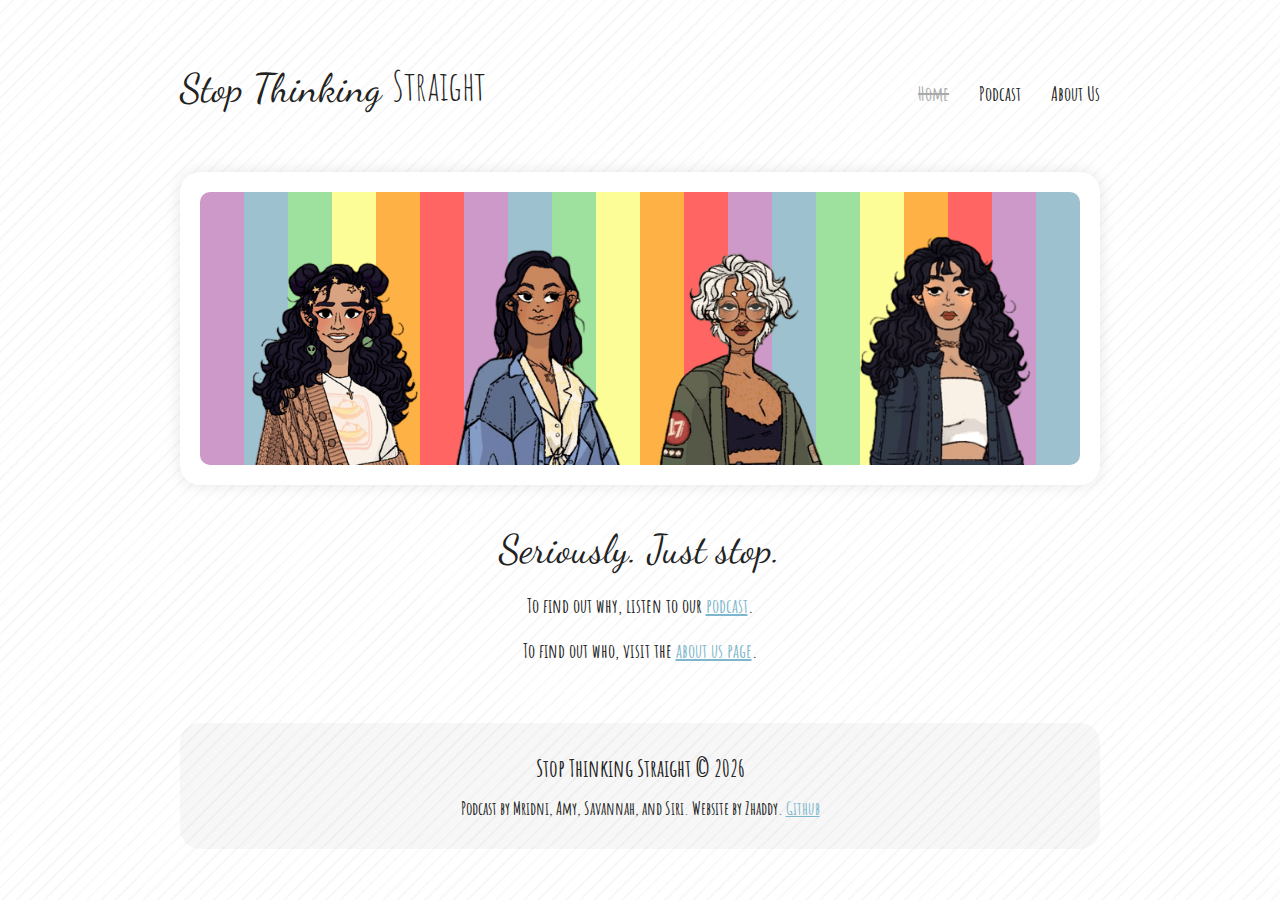
<file: index.html>
<!doctype html>

<html lang="en">

<head>
	<title>Home ♥ Stop Thinking Straight</title>

	<!-- Page meta -->
	<meta charset="utf-8">
	<meta name="viewport" content="width=device-width, initial-scale=1">
	<link rel="shortcut icon" type="image/png" href="Assets/Images/favicon.png">

	<!-- Description meta -->
	<meta name="author" content="Aarush Kumbhakern">
	<meta name="description" content="Just stop.">

	<!-- OG meta -->
	<meta property="og:site_name" content="Stop Thinking Straight">
	<meta property="og:url" content="url">

	<!-- Twitter meta -->
	<meta name="twitter:card" content="summary">

	<!-- OG article meta tags -->
	<meta property="og:type" content="website">
	<meta property="og:title" content="Stop Thinking Straight">
	<meta property="og:article:author" content="Aarush Kumbhakern">
	<meta property="og:description" content="Just stop.">
	<meta property="og:image" content="https://raw.githubusercontent.com/Positron11/stop-thinking-straight/master/Assets/Images/og_thumbnail.png">

	<!-- Twitter article meta tags -->
	<meta name="twitter:card" content="summary_large_image">

	<!-- Stylesheets -->
	<link rel="stylesheet" type="text/css" href="CSS/styles.css">
	<link rel="stylesheet" href="https://cdnjs.cloudflare.com/ajax/libs/font-awesome/6.1.1/css/all.min.css">

	<!-- Fonts -->
	<link rel="preconnect" href="https://fonts.googleapis.com">
	<link rel="preconnect" href="https://fonts.gstatic.com" crossorigin>
	<link href="https://fonts.googleapis.com/css2?family=Amatic+SC:wght@400;700&family=Dancing+Script:wght@400;700&display=swap" rel="stylesheet"> 
</head>

<body>
	<!-- Page container -->
	<div id="page">
		<!-- Navbar -->
		<div id="navbar_container">
			<div id="navbar">
				<!-- Banner -->
				<a href="index.html" id="nav_banner">
					<!-- Basic text -->
					Stop Thinking
					
					<!-- Animatable text -->
					<span id="straight">
						<span>S</span>
						<span>t</span>
						<span>r</span>
						<span>a</span>
						<span>i</span>
						<span>g</span>
						<span>h</span>
						<span>t</span>
					</span>
				</a>
				
				<!-- Navbar links -->
				<div id="nav_links_container">
					<a href="index.html" class="active">Home</a>
					<a href="podcast.html">Podcast</a>
					<a href="about.html">About Us</a>
				</div>
			</div>
		</div>

		<!-- Content -->
		<div id="content">			
			<!-- Hero -->
			<div id="hero_container">
				<div id="hero">
					<div id="bust_amy" class="bust">
						<a href="about.html#amy_profile" data-name="Amy">
							<img src="Assets/Images/bust_amy.png" alt="">
						</a>
					</div>

					<div id="bust_mridani" class="bust">
						<a href="about.html#mridani_profile" data-name="Mridani"> 
							<img src="Assets/Images/bust_mridani.png" alt="">
						</a>
					</div>
					
					<div id="bust_aarush" class="bust">
						<a href="about.html#aarush_profile" data-name="Aarush">
							<img src="Assets/Images/bust_aarush.png" alt="">
						</a>
					</div>

					<div id="bust_savannah" class="bust">
						<a href="about.html#savannah_profile" data-name="Savannah">
							<img src="Assets/Images/bust_savannah.png" alt="">
						</a>
					</div>

					<div id="bust_siri" class="bust">
						<a href="about.html#siri_profile" data-name="Siri">
							<img src="Assets/Images/bust_siri.png" alt="">
						</a>
					</div>
				</div>
			</div>

			<!-- Page intro guide -->
			<div id="page_intro">
				<div class="sub-heading">Seriously. Just stop.</div>
				<p class="intro_direct">To find out why, listen to our <a href="podcast.html">podcast</a>.</p>
				<p class="intro_direct">To find out who, visit the <a href="about.html">about us page</a>.</p>
			</div>
		</div>

		<!-- Footer -->
		<div id="footer">
			<div id="footer_banner">Stop Thinking Straight © <span id="footer_date"></span></div>
			<div id="footer_credits">
				Podcast by Mridni, Amy, Savannah, and Siri. Website by Zhaddy.
				<a href="https://github.com/Positron11/stop-thinking-straight/">Github</a>
			</div>
		</div>
	</div>
	
	<!-- Scripts -->
	<script>document.getElementById("footer_date").innerHTML = new Date().getFullYear();</script>
</body>

</html>
</file>
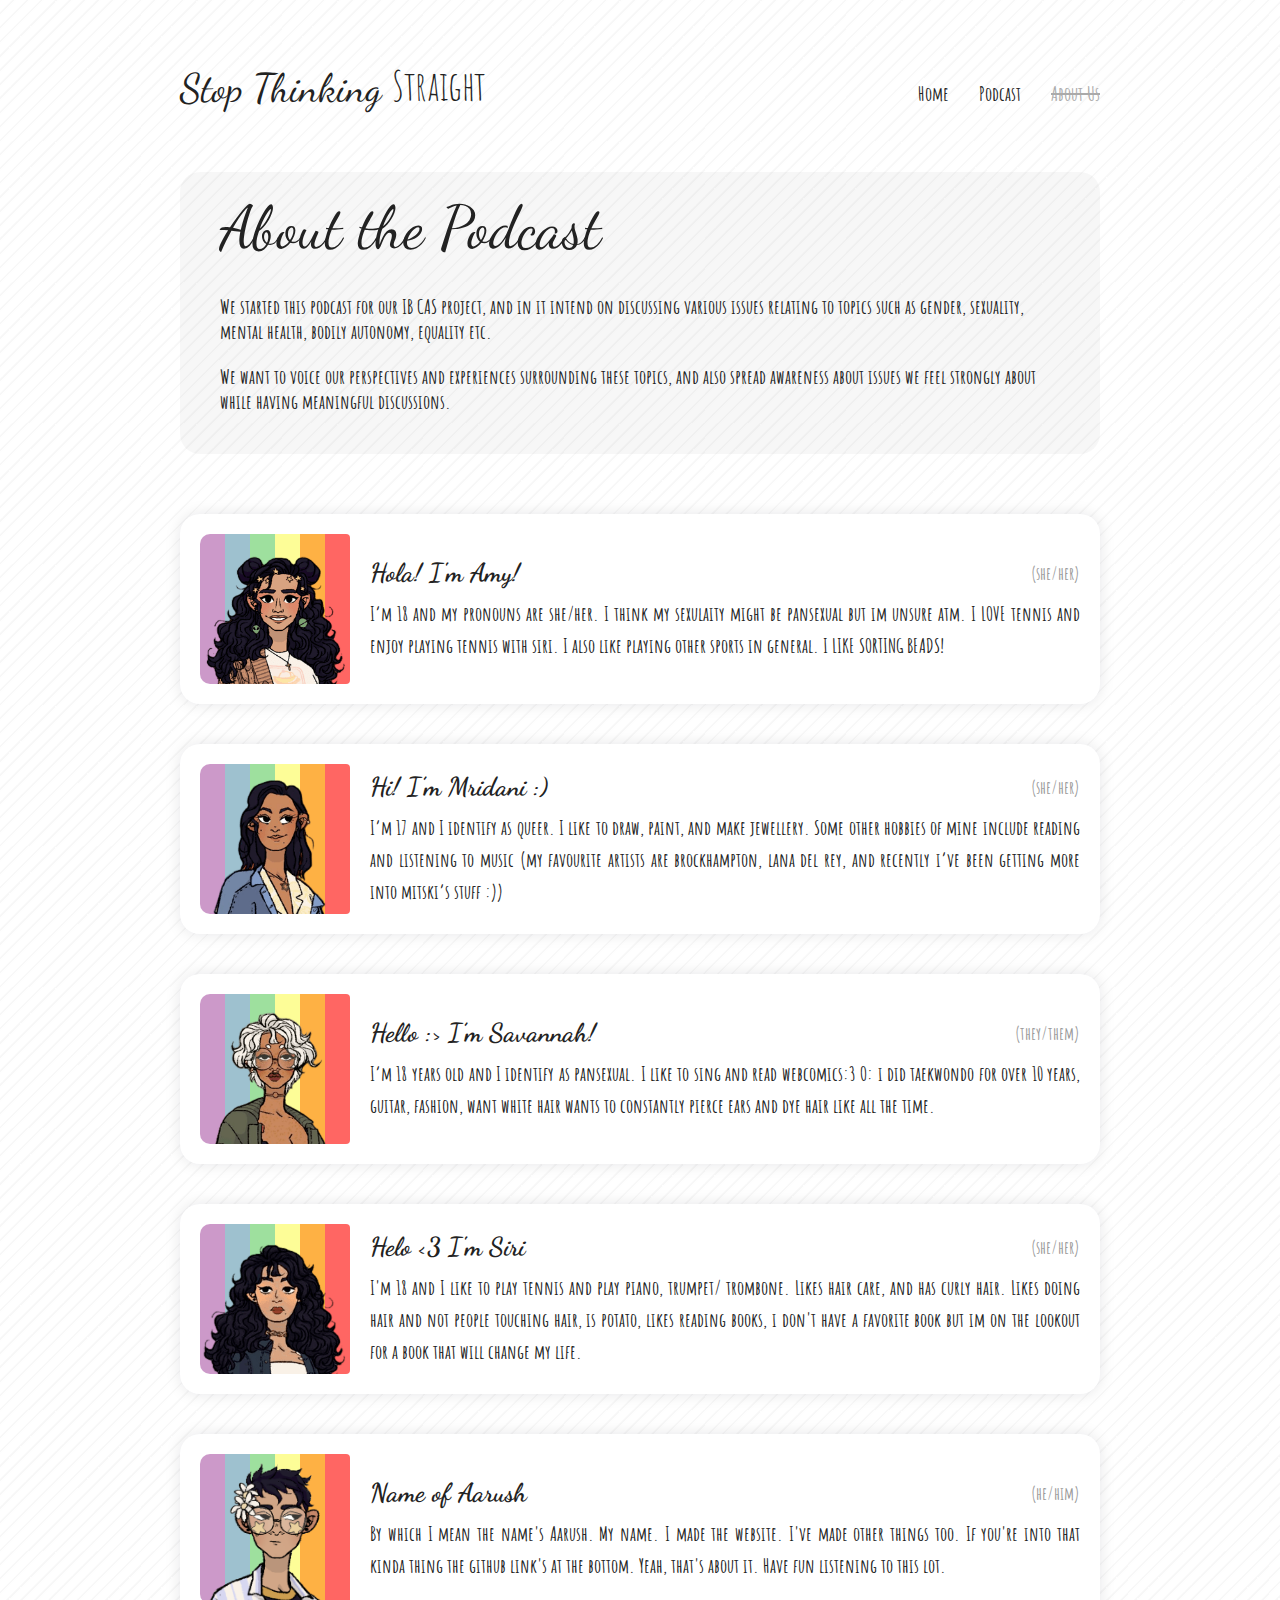
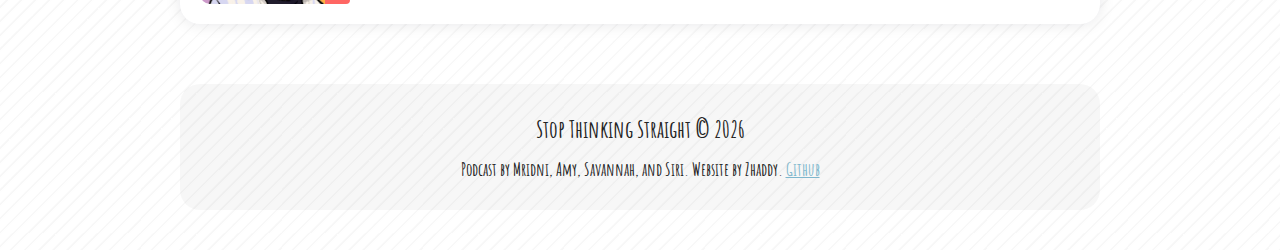
<file: about.html>
<!doctype html>

<html lang="en">

<head>
	<title>About ♥ Stop Thinking Straight</title>

	<!-- Page meta -->
	<meta charset="utf-8">
	<meta name="viewport" content="width=device-width, initial-scale=1">
	<link rel="shortcut icon" type="image/png" href="Assets/Images/favicon.png">

	<!-- Description meta -->
	<meta name="author" content="Aarush Kumbhakern">
	<meta name="description" content="Just stop.">

	<!-- OG meta -->
	<meta property="og:site_name" content="Stop Thinking Straight">
	<meta property="og:url" content="url">

	<!-- Twitter meta -->
	<meta name="twitter:card" content="summary">

	<!-- OG article meta tags -->
	<meta property="og:type" content="website">
	<meta property="og:title" content="Stop Thinking Straight">
	<meta property="og:article:author" content="Aarush Kumbhakern">
	<meta property="og:description" content="Just stop.">
	<meta property="og:image" content="https://raw.githubusercontent.com/Positron11/stop-thinking-straight/master/Assets/Images/og_thumbnail.png">

	<!-- Twitter article meta tags -->
	<meta name="twitter:card" content="summary_large_image">

	<!-- Stylesheets -->
	<link rel="stylesheet" type="text/css" href="CSS/styles.css">

	<link rel="preconnect" href="https://fonts.googleapis.com">
	<link rel="preconnect" href="https://fonts.gstatic.com" crossorigin>
	<link href="https://fonts.googleapis.com/css2?family=Amatic+SC:wght@400;700&family=Dancing+Script&display=swap" rel="stylesheet"> 
</head>

<body>
	<!-- Page container -->
	<div id="page">
		<!-- Navbar -->
		<div id="navbar_container">
			<div id="navbar">
				<!-- Banner -->
				<a href="index.html" id="nav_banner">
					<!-- Basic text -->
					Stop Thinking
					
					<!-- Animatable text -->
					<span id="straight">
						<span>S</span>
						<span>t</span>
						<span>r</span>
						<span>a</span>
						<span>i</span>
						<span>g</span>
						<span>h</span>
						<span>t</span>
					</span>
				</a>
				
				<!-- Navbar links -->
				<div id="nav_links_container">
					<a href="index.html">Home</a>
					<a href="podcast.html">Podcast</a>
					<a href="about.html" class="active">About Us</a>
				</div>
			</div>
		</div>

		<!-- Header card -->
		<div class="header-card">
			<div class="heading">About the Podcast</div>
			
			<p>
				We started this podcast for our IB CAS project, and in it intend on discussing various issues relating 
				to topics such as gender, sexuality, mental health, bodily autonomy, equality etc.
			</p>
			
			<p>
				We want to voice our perspectives and experiences surrounding these topics, and also spread awareness 
				about issues we feel strongly about while having meaningful discussions.
			</p>
		</div>
		
		<!-- Content -->
		<div id="content">
			<!-- Amy -->
			<div id="amy_profile" class="profile-card card" >
				<div class="profile-image-container">
					<img src="Assets/Images/head_amy.png" alt="">
				</div>

				<div class="profile-header">
					<div class="profile-intro">Hola! I'm Amy!</div>
					<div class="profile-pronouns">(she/her)</div>
				</div>

				<div class="profile-bio text">I’m 18 and my pronouns are she/her. I think my sexulaity might be pansexual but im unsure atm. I LOVE tennis and enjoy playing tennis with siri. I also like playing other sports in general. I LIKE SORTING BEADS!</div>
			</div>

			<!-- Mridani -->
			<div id="mridani_profile" class="profile-card card">
				<div class="profile-image-container">
					<img src="Assets/Images/head_mridani.png" alt="">
				</div>

				<div class="profile-header">
					<div class="profile-intro">Hi! I’m Mridani :)</div>
					<div class="profile-pronouns">(she/her)</div>
				</div>

				<div class="profile-bio text">I’m 17 and I identify as queer. I like to draw, paint, and make jewellery. Some other hobbies of mine include reading and listening to music (my favourite artists are brockhampton, lana del rey, and recently i’ve been getting more into mitski’s stuff :))</div>
			</div>

			<!-- Savannah -->
			<div id="savannah_profile" class="profile-card card">
				<div class="profile-image-container">
					<img src="Assets/Images/head_savannah.png" alt="">
				</div>

				<div class="profile-header">
					<div class="profile-intro">Hello :> I’m Savannah!</div>
					<div class="profile-pronouns">(they/them)</div>
				</div>

				<div class="profile-bio text">I’m 18 years old and I identify as pansexual. I like to sing and read webcomics:3  O: i did taekwondo for over 10 years, guitar, fashion, want white hair wants to constantly pierce ears and dye hair like all the time.</div>
			</div>

			<!-- Siri -->
			<div id="siri_profile" class="profile-card card">
				<div class="profile-image-container">
					<img src="Assets/Images/head_siri.png" alt="">
				</div>

				<div class="profile-header">
					<div class="profile-intro">Helo &lt;3 I'm Siri</div>
					<div class="profile-pronouns">(she/her)</div>
				</div>

				<div class="profile-bio text">I'm 18 and I like to play tennis and play piano, trumpet/ trombone. Likes hair care, and has curly hair. Likes doing hair and not people touching hair, is potato, likes reading books, i don't have a favorite book but im on the lookout for a book that will change my life.</div>
			</div>

			<!-- Aarush -->
			<div id="aarush_profile" class="profile-card card">
				<div class="profile-image-container">
					<img src="Assets/Images/head_aarush.png" alt="">
				</div>

				<div class="profile-header">
					<div class="profile-intro">Name of Aarush</div>
					<div class="profile-pronouns">(he/him)</div>
				</div>

				<div class="profile-bio text">By which I mean the name's Aarush. My name. I made the website. I've made other things too. If you're into that kinda thing the github link's at the bottom. Yeah, that's about it. Have fun listening to this lot.</div>
			</div>
		</div>

		<!-- Footer -->
		<div id="footer">
			<div id="footer_banner">Stop Thinking Straight © <span id="footer_date"></span></div>
			<div id="footer_credits">
				Podcast by Mridni, Amy, Savannah, and Siri. Website by Zhaddy.
				<a href="https://github.com/Positron11/stop-thinking-straight/">Github</a>
			</div>
		</div>
	</div>

	<!-- Scripts -->
	<script>document.getElementById("footer_date").innerHTML = new Date().getFullYear();</script>
</body>

</html>
</file>
<file: CSS/styles.css>
/* GLOBAL */

html, body {
	margin: 0;
	padding: 0;
	color: #222;
	font-size: 20px;
	font-weight: 700;
	font-family: 'Amatic SC', cursive;
	background-image: url("../Assets/Images/page_background.png");
}

a {
	color: #7eb7cd;
}

audio {
	border-radius: 0.5em;
}

/* GENERAL */

.text {
	line-height: 1.6em;
	text-align: justify;
}

.heading {
	font-size: 3em;
	font-weight: 400;
	margin-bottom: 0.5em;
	font-family: 'Dancing Script', cursive;
}

.sub-heading {
	font-size: 2em;
	font-weight: 400;
	margin-bottom: 0.5em;
	font-family: 'Dancing Script', cursive;
}

.card {
	padding: 1.5em 2em;
	border-radius: 1em;
	background-color: white;
	box-shadow: rgba(17, 17, 26, 0.1) 0px 0px 16px;
}

.card.bordered {
	box-shadow: none;
	position: relative;
	margin-left: 0.5em;
}

.card.bordered::before {
	top: 0;
	right: 0;
	bottom: 0;
	content: "";
	z-index: -1;
	left: -0.5em;
	position: absolute;
	border-radius: 1em;
	background-size: 8em;
	background-position: bottom;
	box-shadow: rgba(17, 17, 26, 0.1) 0px 0px 16px;
	background-image: url("../Assets/Images/background_rotated.png");
}

.header-card {
	padding: 1em 2em;
	border-radius: 1em;
	margin-bottom: 3em;
	background-color: rgba(0,0,0,0.03);
}


/* PAGE */

#page {
	z-index: 1;
	margin: auto;
	padding: 0 2em;
	max-width: 1000px;
	position: relative;
	box-sizing: border-box;
	transition: padding 0.3s ease;
}

#content {
	margin-bottom: 3em;
}
#content>*:not(:last-child) {
	margin-bottom: 2em;
}


/* NAVBAR */

#navbar_container {
	text-align: center;
}
#navbar {
	display: flex;
	padding: 3em 0;
	user-select: none;
	align-items: flex-end;
	justify-content: space-between;
}

#nav_banner {
	font-size: 2em;
	color: inherit;
	font-weight: 400;
	text-decoration: none;
	font-family: 'Dancing Script', cursive;
}
#straight span {
	display: inline-block;
	font-family: 'Amatic SC', cursive;
	transition-timing-function: cubic-bezier(.84,.09,.58,1.4);
	transition-property: transform;
}
#straight span:not(:first-child) {
	margin-left: -0.26em;
}
#straight span:nth-child(1) {transition-duration: 0.15s;}
#straight span:nth-child(2) {transition-duration: 0.18s;}
#straight span:nth-child(3) {transition-duration: 0.21s;}
#straight span:nth-child(4) {transition-duration: 0.24s;}
#straight span:nth-child(5) {transition-duration: 0.27s;}
#straight span:nth-child(6) {transition-duration: 0.3s;}
#straight span:nth-child(7) {transition-duration: 0.33s;}
#straight span:nth-child(8) {transition-duration: 0.36s;}

#nav_links_container {
	display: flex;
	column-gap: 1.5em;
}
#nav_links_container a {
	color: inherit;
	margin-bottom: 0.3em;
	text-decoration: none;
	transition: color 0.2s ease;
}
#nav_links_container a.active {
	color: #aaa;
	pointer-events: none;
	text-decoration: line-through;
}


/* HERO */

#hero_container {
	padding: 1em;
	border-radius: 1em;
	background-color: white;
	box-shadow: rgba(17, 17, 26, 0.1) 0px 0px 16px;
}

#hero {
	width: 100%;
	display: flex;
	overflow: hidden;
	position: relative;
	border-radius: 0.5em;
	background-size: 30%;
	align-items: flex-end;
	box-sizing: border-box;
	padding: 2em 1em 0 1em;
	justify-content: space-evenly;
	background-image: url("../Assets/Images/background.png");
}

#hero .bust {
	cursor: pointer;
	max-width: 180px;
	margin-bottom: -5px;
	transition: transform 0.2s ease-out;
}
#hero .bust a {
	display: block;
	position: relative;
	transition: transform 0.2s ease-out;
}
#hero .bust a::after {
	left: 50%;
	opacity: 0;
	bottom: 1em;
	z-index: 100;
	color: #222;
	font-size: 0.9em;
	position: absolute;
	padding: 0.2em 0.5em;
	border-radius: 0.5em;
	transition: 0.2s ease;
	content: attr(data-name);
	background-color: white;
	transform: translate(-50%);
	box-shadow: rgba(17, 17, 26, 0.3) 0px 0px 10px;
}

#hero .bust a img {
	width: 100%;
}

#bust_savannah, #bust_mridani {z-index: 2;}
#bust_aarush {
	left: 50%;
	bottom: -3px;
	z-index: 3;
	width: 22%;
	position: absolute;
	transform: translate(-50%, 100%);
}


/* PAGE INTRO */

#page_intro {
	text-align: center;
}


/* ABOUT US */

.profile-card {
	padding: 1em;
	display: grid;
	row-gap: 0.5em;
	column-gap: 1em;
	transition: 0.2s ease;
	grid-template: 
		"profile-image profile-header"
		"profile-image profile-bio"
		/ auto 1fr;
}

.profile-card .profile-image-container {
	width: 150px;
	height: 150px;
	display: flex;
	overflow: hidden;
	background-size: 100%;
	align-items: flex-end;
	border-radius: 0.5em 0.2em 0.2em 0.5em;
	background-image: url("../Assets/Images/background.png");
	grid-area: profile-image;
}
.profile-card .profile-image-container img {
	width: 100%;
	object-fit: contain;
}

.profile-card .profile-header {
	display: flex;
	align-self: flex-end;
	align-items: flex-end;
	justify-content: space-between;
	grid-area: profile-header;
}
.profile-card .profile-header .profile-pronouns {
	color: #999;
	font-size: 0.9em;
	margin-bottom: 0.2em;
}
.profile-card .profile-header .profile-intro {
	font-size: 1.3em;
	margin-right: 0.2em;
	font-family: 'Dancing Script', cursive;
}

.profile-card .profile-bio {
	align-self: flex-start;
	grid-area: profile-bio;
}


/* FOOTER */

#footer {
	row-gap: 0.7em;
	display: flex;
	padding: 1.5em 2em;
	margin-bottom: 2em;
	text-align: center;
	border-radius: 1em;
	align-items: center;
	flex-direction: column;
	justify-content: space-between;
	background-color: rgba(0,0,0,0.03);
}

#footer_banner {
	font-size: 1.2em;
}

#footer_credits {
	font-size: 0.9em;
}


/* DEVICES */

@media (pointer:fine) {
	#hero .bust:hover a::after {opacity: 1;}
	#hero .bust a:hover {transform: scale(1.08);}
	#nav_links_container a:hover {color: #aaa;}
	#hero:hover #bust_savannah {transform: translateX(26%);}
	#hero:hover #bust_mridani {transform: translateX(-26%);}
	#hero:hover #bust_aarush {transform: translate(-50%, 0);}
	#navbar:hover #straight span {transform: rotate(20deg) translate(0.1em, 0.01em);}
}

@media (pointer:coarse) {
	#hero .bust a::after {
		opacity: 1;
	}
}


/* BREAKPOINTS */

@media only screen and (max-width: 900px) {
	.profile-card {
		row-gap: 0.7em;
		align-items: flex-end;
		grid-template: 
		"profile-image profile-header"
		"profile-bio profile-bio"
		/ auto 1fr;
	}
	.profile-card .profile-image-container {
		width: 100px;
		height: 100px;
		border-radius: 0.5em 0.2em 0.2em 0.2em;
	}
	.profile-card .profile-header {
		row-gap: 0.5em;
		align-items: flex-start;
		flex-direction: column-reverse;
	}
}

@media only screen and (max-width: 730px) {
	.header-card, #content {
		margin-bottom: 2.5em;
	}
	#navbar {
		row-gap: 0.8em;
		padding: 2.5em 0;
		align-items: center;
		display: inline-flex;
		flex-direction: column;
	}
	#nav_links_container {
		width: 90%;
		justify-content: space-evenly;
	}
	#hero_container {
		padding: 0.5em;
	}
	#hero .bust a::after {
		font-size: 0.8em;
	}
	#footer {
		row-gap: 0.5em;
		padding: 1.5em;
		font-size: 0.9em;
	}
}

@media only screen and (max-width: 440px) {
	body {
		font-size: 18px;
	}
	.card {
		padding: 1.5em;
	}
	.header-card {
		padding: 1.5em 1.5em 0.5em 1.5em;
	}
	#page {
		padding: 1.5em 1.5em 0 1.5em;
	}
	#navbar {
		padding: 1.8em 0;
	}
	#nav_banner {
		font-size: 10vw;
	}
	#hero {
		padding: 2em 0.5em 0 0.5em;
	}
}
</file>
